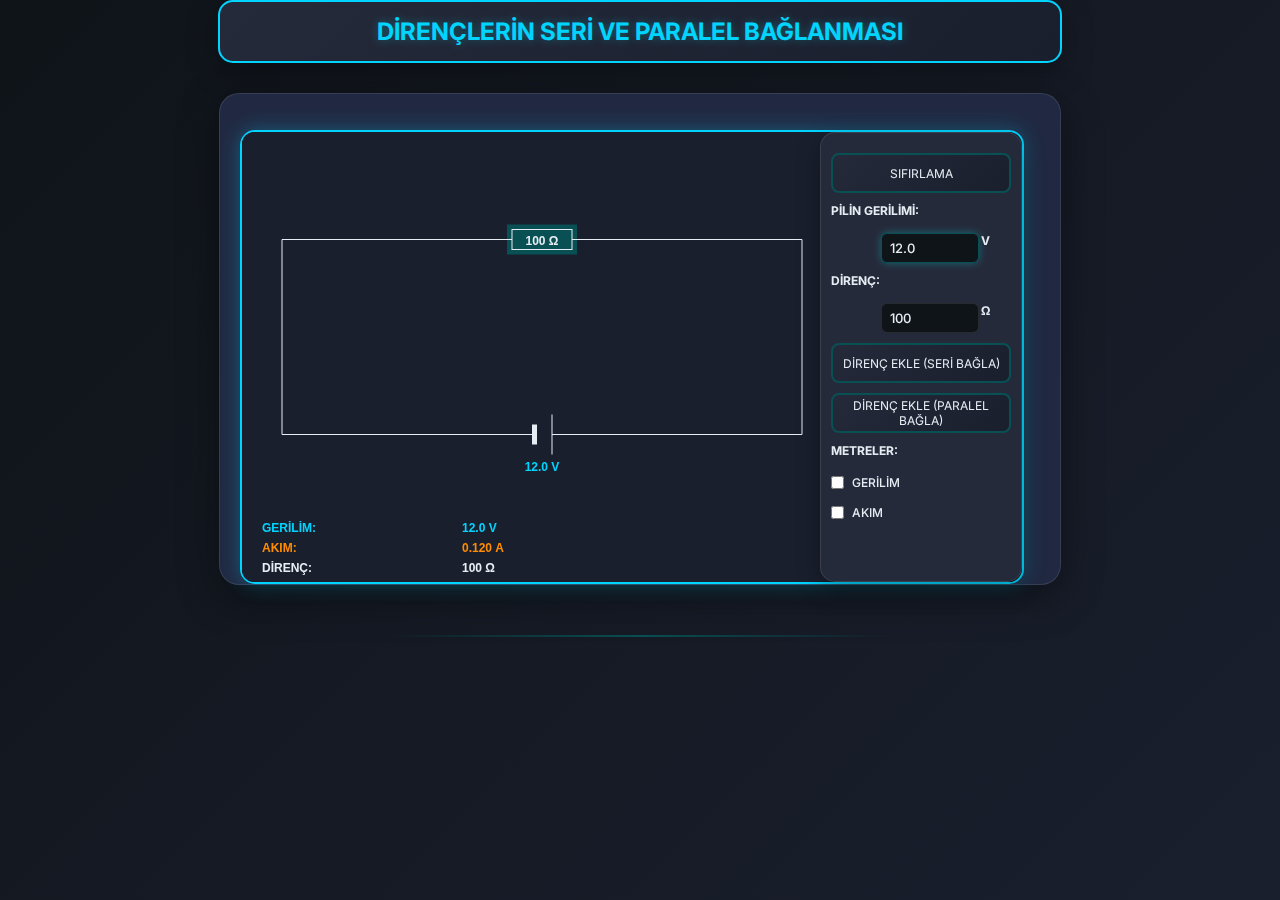
<file: index.html>
<!DOCTYPE HTML>
<html lang="tr">
<head>
    <meta charset="UTF-8">
    <meta name="viewport" content="width=device-width, initial-scale=1.0">
    <link rel="preconnect" href="https://fonts.googleapis.com">
    <link rel="preconnect" href="https://fonts.gstatic.com" crossorigin>
    <link href="https://fonts.googleapis.com/css2?family=Inter:wght@400;500;600;700&display=swap" rel="stylesheet">
	
<title>DİRENÇLERİN SERİ VE PARALEL BAĞLANMASI</title>
<link rel="stylesheet" href="html5/ph/app.css">
<style>
<style>


/* Dark Theme CSS Variables */
:root {
    --bg-primary: #0f1419;
    --bg-secondary: #1a1f2e;
    --bg-tertiary: #252a3a;
    --text-primary: #e6edf3;
    --text-secondary: #8b949e;
    --accent-blue: #00d4ff;
    --accent-cyan: #085053;
    --accent-green: #22c55e;
    --accent-orange: #ff8c00;
    --accent-red: #ef4444;
    --border-color: rgba(255, 255, 255, 0.1);
    --glow-blue: rgba(0, 212, 255, 0.3);
    --glow-cyan: rgba(0, 245, 255, 0.3);
}

body {
    font-family: 'Inter', Arial, Helvetica, sans-serif;
    background: linear-gradient(135deg, var(--bg-primary) 0%, var(--bg-secondary) 100%);
    color: var(--text-primary);
    margin: 0;

    min-height: 100vh;
     overflow: hidden

  
  
 
     
@media screen and (min-width: 769px) {
 
	

body {
  transform: scale(1.5); /* DEĞİŞTİRİLDİ: %150'den (%1.5) %120'ye (%1.2) */
  transform-origin: top center; /* Üst merkeze yerleştirme */
  width: 97.67vw; /* Gerekirse genişlik ayarı */
  overflow: hidden; /* Kaymayı engelle */
 
}

html, body {
  height: 100%;
  overflow: hidden; /* Kayma engellenir */
  margin: 0; /* Varsayılan margin sıfırlanır */
}

}
h1 {
    background: linear-gradient(135deg, var(--bg-tertiary), var(--bg-secondary));
    color: #00d4ff;
    border: 2px solid var(--accent-blue);
    border-radius: 15px;
    padding: 15px 20px;
    text-align: center;
    font-size: 24px;
    font-weight: 700;
    text-shadow: 0 0 10px var(--glow-cyan);
    box-shadow: 0 8px 32px rgba(0, 0, 0, 0.3);
    margin: 0 auto 30px;
	
    max-width: 800px;
}
		
div#total { 
    width: 800px; 
    height: 450px;
    margin: 0 auto;
    background: #212942;
    border-radius: 20px;
    padding: 20px;
    box-shadow: 0 12px 40px rgba(0, 0, 0, 0.4);
    border: 1px solid var(--border-color);
}

div#canvas { 
    width: 780px; 
    height: 450px;
    background: var(--bg-primary);
	bottom : 0px;
    border-radius: 15px;
    border: 2px solid var(--accent-blue);
    box-shadow: 0 0 20px var(--glow-blue);
	
}

div#panel { 
    left: 600px; 
    width: 200px; 
    height: 448px;
	BOTTOM: 2PX;
    background: var(--bg-tertiary);
    border-radius: 15px;
    border: 1px solid var(--border-color);
    box-shadow: 0 8px 24px rgba(0, 0, 0, 0.3);
} 

button { 
    width: 180px;
	height : 50px
    padding: 8px 12px;

    border-radius: 8px;
    font-weight: 400;
    font-size: 12px;
    cursor: pointer;
    transition: all 0.3s ease;
    text-transform: uppercase;
    letter-spacing: 0px;
	line-height : 15px;
}

button:hover {
    transform: translateY(-2px);
	color : #085053;
   
}
.pos1 { 
    left: 10px;
    color: var(--text-primary);
    font-weight: 500;
}

.pos3 { 
    left: 160px;
    color: var(--text-secondary);
}

input[type="text"] { 
    left: 60px; 
    width: 80px;
    background: var(--bg-primary);
    border: 1px solid var(--border-color);
    border-radius: 6px;
    color: var(--text-primary);
    padding: 4px 8px;
    font-size: 13px;
    font-weight: 500;
}

input[type="text"]:focus {
    outline: none;
    border-color: var(--accent-cyan);
    box-shadow: 0 0 8px var(--glow-cyan);
}

input[type="checkbox"] {
    accent-color: var(--accent-cyan);
}

label {
    color: var(--text-primary);
    font-weight: 500;
}

span { 
    white-space: nowrap;
    color: var(--text-primary);
}

/* Canvas styling */
canvas {
    border-radius: 12px;
}

/* Mobil Uyumluluk */
@media screen and (max-width: 768px) {
    body {
        padding: 10px;
        font-size: 14px;
    }
    
    h1 {
        font-size: 18px;
        padding: 10px 15px;
        margin-bottom: 15px;
    }
    
    div#total {
        width: 100%;
        max-width: 100vw;
        height: auto;
        flex-direction: column;
        display: flex;
        padding: 10px;
        box-sizing: border-box;
    }
    
    div#canvas {
        width: 100%;
        height: 250px;
        margin-bottom: 15px;
        position: relative;
    }
    
    canvas {
        width: 100% !important;
        height: 100% !important;
        max-width: 100%;
        object-fit: contain;
    }
    
    div#panel {
        position: relative !important;
        left: 0 !important;
        width: 100% !important;
        height: auto !important;
        padding: 15px;
        box-sizing: border-box;
    }
    
    div#panel > div {
        position: relative !important;
        top: auto !important;
        left: auto !important;
        margin-bottom: 10px;
        display: flex;
        align-items: center;
        flex-wrap: wrap;
    }
    
    button {
        width: 100% !important;
        max-width: 200px;
        padding: 12px;
        font-size: 14px;
        margin: 5px 0;
		button { 

	line-height : 10px;
}
    }
    
    input[type="text"] {
        position: relative !important;
        left: auto !important;
        width: 80px !important;
        margin: 0 10px;
    }
    
    .pos1 {
        position: relative !important;
        left: auto !important;
        margin-right: 10px;
        white-space: nowrap;
    }
    
    .pos3 {
        position: relative !important;
        left: auto !important;
        margin-left: 5px;
    }
    
    input[type="checkbox"] {
        margin-right: 8px;
    }
    
    label {
        margin-left: 5px;
        flex: 1;
    }
}

@media screen and (max-width: 480px) {
    div#total {
        padding: 5px;
    }
    
    div#canvas {
        height: 200px;
    }
    
    button {
        font-size: 12px;
        padding: 10px;
			line-height : 10px;
    }
    
    h1 {
        font-size: 16px;
        padding: 8px 12px;
		
    }
}

</style>
<script src="html5/phen/page_phen.js"></script>
<script src="html5/phen/combinationresistors.js"></script>
<script src="html5/phen/combinationresistors_en.js"></script>
<meta name="description" content="HTML5 app: DİRENÇLERİN SERİ VE PARALEL BAĞLANMASI">

<meta name="keywords" content="physics, electrodynamics, voltage, Volt, current, amperage, Amp&egrave;re, resistance, Ohm">
</head>
<body>
<h1>DİRENÇLERİN SERİ VE PARALEL BAĞLANMASI</h1>
<div id="total">
  <div id="canvas"><canvas id="cv" width=600 height=450>This browser doesn't support HTML5 canvas!</canvas></div>
  <div id="panel">
    <div style="top: 20px;"><button id="bu1" style="background-color: #00ffff;"></button></div>
    <div style="top: 70px;"><span class="pos1" id="ip1a"></span></div>
    <div style="top: 100px;"><input type="text" id="ip1b"><span id="ip1c" class="pos3"></span></div>
    <div style="top: 140px;"><span class="pos1" id="ip2a"></span></div>
    <div style="top: 170px;"><input type="text" id="ip2b"><span id="ip2c" class="pos3"></span></div>
    <div style="top: 210px;"><button id="bu2" style="background-color: #ffc800;"></button></div>
    <div style="top: 260px;"><button id="bu3" style="background-color: #ffc800;"></button></div>
    <div style="top: 310px;"><span class="pos1" id="lb0"></span></div>
    <div style="top: 340px;"><input type="checkbox" id="cb1" name="cb1" value=""><label for="cb1" id="lb1"></label></div>
    <div style="top: 370px;"><input type="checkbox" id="cb2" name="cb2" value=""><label for="cb2" id="lb2"></label></div>
    <div style="top: 410px;"><span class="pos1" id="author"></span></div>
    <div style="top: 430px;"><span class="pos1" id="translator"></span></div> 
  </div>
</div>
<script>endPage("combinationresistors",11,9,2002,18,2,2020);</script>

</html>
</file>
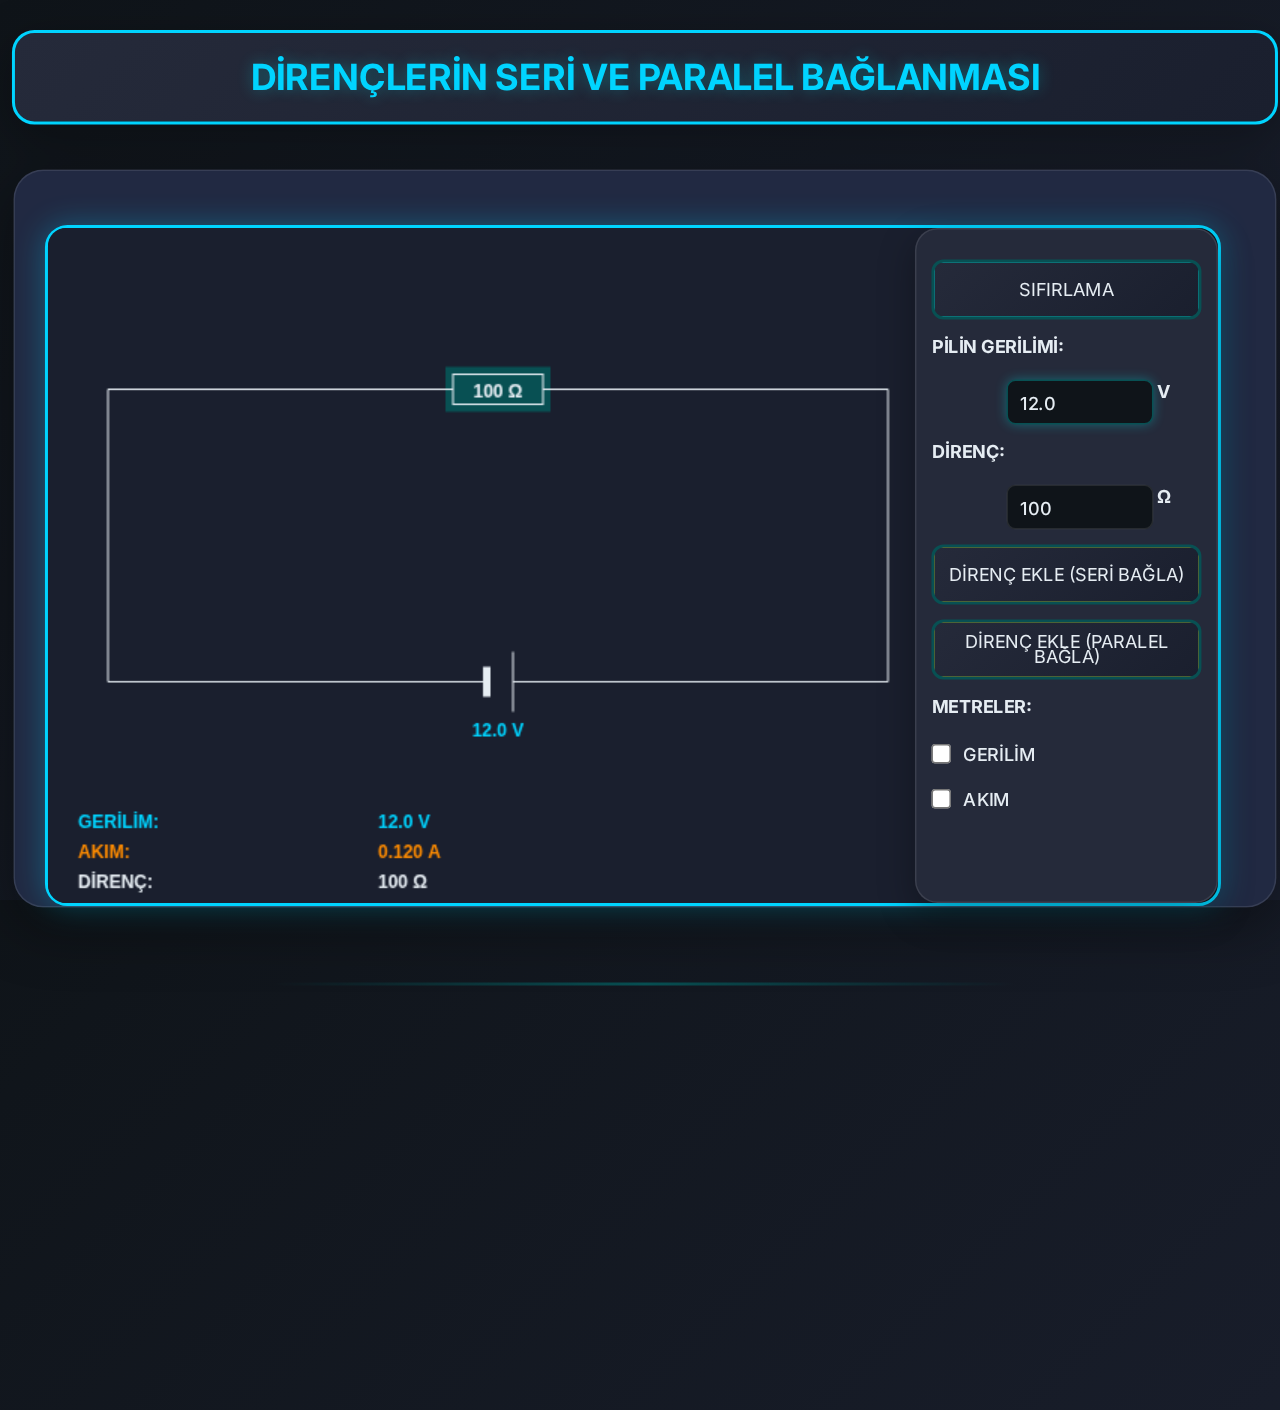
<file: index2.html>
<!DOCTYPE HTML>
<html lang="tr">
<head>
    <meta charset="UTF-8">
    <meta name="viewport" content="width=device-width, initial-scale=1.5">
    <link rel="preconnect" href="https://fonts.googleapis.com">
    <link rel="preconnect" href="https://fonts.gstatic.com" crossorigin>
    <link href="https://fonts.googleapis.com/css2?family=Inter:wght@400;500;600;700&display=swap" rel="stylesheet">
	
<title>DİRENÇLERİN SERİ VE PARALEL BAĞLANMASI</title>
<link rel="stylesheet" href="html5/ph/app.css">
<style>
body {
  transform: scale(1.5);
  transform-origin: top center; /* Üst merkeze yerleştirme */
  width: 97.67vw; /* Gerekirse genişlik ayarı */
  overflow: hidden; /* Kaymayı engelle */
 
}

html, body {
  height: 100%;
  overflow: hidden; /* Kayma engellenir */
  margin: 0; /* Varsayılan margin sıfırlanır */
}
/* Dark Theme CSS Variables */
:root {
    --bg-primary: #0f1419;
    --bg-secondary: #1a1f2e;
    --bg-tertiary: #252a3a;
    --text-primary: #e6edf3;
    --text-secondary: #8b949e;
    --accent-blue: #00d4ff;
    --accent-cyan: #085053;
    --accent-green: #22c55e;
    --accent-orange: #ff8c00;
    --accent-red: #ef4444;
    --border-color: rgba(255, 255, 255, 0.1);
    --glow-blue: rgba(0, 212, 255, 0.3);
    --glow-cyan: rgba(0, 245, 255, 0.3);
}

body {
    font-family: 'Inter', Arial, Helvetica, sans-serif;
    background: linear-gradient(135deg, var(--bg-primary) 0%, var(--bg-secondary) 100%);
    color: var(--text-primary);
    margin: 0;
    padding: 20px;
    min-height: 100vh;
}

h1 {
    background: linear-gradient(135deg, var(--bg-tertiary), var(--bg-secondary));
    color: #00d4ff;
    border: 2px solid var(--accent-blue);
    border-radius: 15px;
    padding: 15px 20px;
    text-align: center;
    font-size: 24px;
    font-weight: 700;
    text-shadow: 0 0 10px var(--glow-cyan);
    box-shadow: 0 8px 32px rgba(0, 0, 0, 0.3);
    margin: 0 auto 30px;
    max-width: 800px;
}
		
div#total { 
    width: 800px; 
    height: 450px;
    margin: 0 auto;
    background: #212942;
    border-radius: 20px;
    padding: 20px;
    box-shadow: 0 12px 40px rgba(0, 0, 0, 0.4);
    border: 1px solid var(--border-color);
}

div#canvas { 
    width: 780px; 
    height: 450px;
    background: var(--bg-primary);
	bottom : 0px;
    border-radius: 15px;
    border: 2px solid var(--accent-blue);
    box-shadow: 0 0 20px var(--glow-blue);
}

div#panel { 
    left: 600px; 
    width: 200px; 
    height: 448px;
	BOTTOM: 2PX;
    background: var(--bg-tertiary);
    border-radius: 15px;
    border: 1px solid var(--border-color);
    box-shadow: 0 8px 24px rgba(0, 0, 0, 0.3);
} 

button { 
    width: 180px;
	height : 50px
    padding: 8px 12px;

    border-radius: 8px;
    font-weight: 400;
    font-size: 12px;
    cursor: pointer;
    transition: all 0.3s ease;
    text-transform: uppercase;
    letter-spacing: 0px;
	line-height : 10px;
}

button:hover {
    transform: translateY(-2px);
	color : #085053;
   
}
.pos1 { 
    left: 10px;
    color: var(--text-primary);
    font-weight: 500;
}

.pos3 { 
    left: 160px;
    color: var(--text-secondary);
}

input[type="text"] { 
    left: 60px; 
    width: 80px;
    background: var(--bg-primary);
    border: 1px solid var(--border-color);
    border-radius: 6px;
    color: var(--text-primary);
    padding: 4px 8px;
    font-size: 12px;
    font-weight: 500;
}

input[type="text"]:focus {
    outline: none;
    border-color: var(--accent-cyan);
    box-shadow: 0 0 8px var(--glow-cyan);
}

input[type="checkbox"] {
    accent-color: var(--accent-cyan);
}

label {
    color: var(--text-primary);
    font-weight: 500;
}

span { 
    white-space: nowrap;
    color: var(--text-primary);
}

/* Canvas styling */
canvas {
    border-radius: 12px;
}

/* Mobil Uyumluluk */
@media screen and (max-width: 768px) {
    body {
        padding: 10px;
        font-size: 14px;
    }
    
    h1 {
        font-size: 18px;
        padding: 10px 15px;
        margin-bottom: 15px;
    }
    
    div#total {
        width: 100%;
        max-width: 100vw;
        height: auto;
        flex-direction: column;
        display: flex;
        padding: 10px;
        box-sizing: border-box;
    }
    
    div#canvas {
        width: 100%;
        height: 250px;
        margin-bottom: 15px;
        position: relative;
    }
    
    canvas {
        width: 100% !important;
        height: 100% !important;
        max-width: 100%;
        object-fit: contain;
    }
    
    div#panel {
        position: relative !important;
        left: 0 !important;
        width: 100% !important;
        height: auto !important;
        padding: 15px;
        box-sizing: border-box;
    }
    
    div#panel > div {
        position: relative !important;
        top: auto !important;
        left: auto !important;
        margin-bottom: 10px;
        display: flex;
        align-items: center;
        flex-wrap: wrap;
    }
    
    button {
        width: 100% !important;
        max-width: 200px;
        padding: 12px;
        font-size: 14px;
        margin: 5px 0;
    }
    
    input[type="text"] {
        position: relative !important;
        left: auto !important;
        width: 80px !important;
        margin: 0 10px;
    }
    
    .pos1 {
        position: relative !important;
        left: auto !important;
        margin-right: 10px;
        white-space: nowrap;
    }
    
    .pos3 {
        position: relative !important;
        left: auto !important;
        margin-left: 5px;
    }
    
    input[type="checkbox"] {
        margin-right: 8px;
    }
    
    label {
        margin-left: 5px;
        flex: 1;
    }
}

@media screen and (max-width: 480px) {
    div#total {
        padding: 5px;
    }
    
    div#canvas {
        height: 200px;
    }
    
    button {
        font-size: 12px;
        padding: 10px;
    }
    
    h1 {
        font-size: 16px;
        padding: 8px 12px;
    }
}

</style>
<script src="html5/phen/page_phen.js"></script>
<script src="html5/phen/combinationresistors.js"></script>
<script src="html5/phen/combinationresistors_en.js"></script>
<meta name="description" content="HTML5 app: DİRENÇLERİN SERİ VE PARALEL BAĞLANMASI">

<meta name="keywords" content="physics, electrodynamics, voltage, Volt, current, amperage, Amp&egrave;re, resistance, Ohm">
</head>
<body>
<h1>DİRENÇLERİN SERİ VE PARALEL BAĞLANMASI</h1>
<div id="total">
  <div id="canvas"><canvas id="cv" width=600 height=450>This browser doesn't support HTML5 canvas!</canvas></div>
  <div id="panel">
    <div style="top: 20px;"><button id="bu1" style="background-color: #00ffff;"></button></div>
    <div style="top: 70px;"><span class="pos1" id="ip1a"></span></div>
    <div style="top: 100px;"><input type="text" id="ip1b"><span id="ip1c" class="pos3"></span></div>
    <div style="top: 140px;"><span class="pos1" id="ip2a"></span></div>
    <div style="top: 170px;"><input type="text" id="ip2b"><span id="ip2c" class="pos3"></span></div>
    <div style="top: 210px;"><button id="bu2" style="background-color: #ffc800;"></button></div>
    <div style="top: 260px;"><button id="bu3" style="background-color: #ffc800;"></button></div>
    <div style="top: 310px;"><span class="pos1" id="lb0"></span></div>
    <div style="top: 340px;"><input type="checkbox" id="cb1" name="cb1" value=""><label for="cb1" id="lb1"></label></div>
    <div style="top: 370px;"><input type="checkbox" id="cb2" name="cb2" value=""><label for="cb2" id="lb2"></label></div>
    <div style="top: 410px;"><span class="pos1" id="author"></span></div>
    <div style="top: 430px;"><span class="pos1" id="translator"></span></div> 
  </div>
</div>
<script>endPage("combinationresistors",11,9,2002,18,2,2020);</script>

</html>
</file>
<file: html5/ph/app.css>
/*==========================================*/
/* Dark Theme Stylesheet für HTML5-App     */
/* Modernized with Dark Theme - 2025       */
/*==========================================*/

/* Das Stylesheet für normale Seiten (page.css) wird nachgeladen. */

@import url(page.css);

/* CSS Variables für Dark Theme */
:root {
  --bg-primary: #0f1419;
  --bg-secondary: #1a1f2e;
  --bg-tertiary: #252a3a;
  --text-primary: #e6edf3;
  --text-secondary: #8b949e;
  --accent-blue: #00d4ff;
  --accent-cyan: #085053;
  --accent-green: #22c55e;
  --accent-orange: #ff8c00;
  --accent-red: #ef4444;
  --border-color: rgba(255, 255, 255, 0.1);
  --glow-blue: rgba(0, 212, 255, 0.3);
  --glow-cyan: rgba(0, 245, 255, 0.3);
}

/* Schaltknopf */
  
button {
  height: 40px;       
  border-radius: 8px;
  border: 2px solid var(--accent-cyan);
  background: linear-gradient(135deg, var(--bg-tertiary), var(--bg-secondary));
  color: var(--text-primary);
  margin-left: 10px;
  font: bold 12px 'Inter', sans-serif;
  cursor: pointer;
  transition: all 0.3s ease;
  text-transform: uppercase;
  letter-spacing: 0.5px;
  line-height : 1px;!important
  } 

button:hover {
  background: linear-gradient(135deg, var(--accent-cyan), var(--accent-blue));
  color: var(--bg-primary);
  transform: translateY(-2px);
  box-shadow: 0 6px 20px var(--glow-cyan);
}

/* Gesamte App */
   
div#total {
  position: relative;
  margin: 20px auto 20px;
  background: var(--bg-secondary);
  border-radius: 20px;
  padding: 20px;
  box-shadow: 0 12px 40px rgba(0, 0, 0, 0.4);
  border: 1px solid var(--border-color);
  }
  
/* Zeichenfläche */

div#canvas {
  position: absolute;
  background: var(--bg-primary);
  border: 2px solid var(--accent-blue);
  border-radius: 15px;
  box-shadow: 0 0 20px var(--glow-blue);
  }
  
/* Schaltfläche */
  
div#panel, div#panel1, div#panel2 {
  position: absolute;
  background: var(--bg-tertiary);
  border: 1px solid var(--border-color);
  border-radius: 15px;
  font: bold 12px 'Inter', sans-serif;
  color: var(--text-primary);
  box-shadow: 0 8px 24px rgba(0, 0, 0, 0.3);
  }
  
/* Zeile einer Schaltfläche */
  
div#panel div , div#panel1 div, div#panel2 div {
  position: absolute;
  }
  
/* Optionsfeld */

input[type="checkbox"] {
  margin-left: 10px;
  border-radius: 4px;
  accent-color: var(--accent-cyan);
  }
  
/* Radiobutton */

input[type="radio"] {
  margin-left: 10px;
  accent-color: var(--accent-cyan);
  }
  
/* Schieberegler */

input[type="range"] {
  position: absolute;
  left: 10px;
  accent-color: var(--accent-cyan);
  }
  
/* Eingabefeld */

input[type="text"] {
  position: absolute;
  padding: 4px 8px;
  height: 20px;
  border-radius: 6px;
  border: 1px solid var(--border-color);
  background: var(--bg-primary);
  color: var(--text-primary);
  font: bold 12px 'Inter', sans-serif;
  transition: all 0.3s ease;
  } 

input[type="text"]:focus {
  outline: none;
  border-color: var(--accent-cyan);
  box-shadow: 0 0 8px var(--glow-cyan);
}
  
/* Text für Optionsfeld oder Radiobutton */
  
label {
  margin-left: 5px;
  vertical-align: 2px;
  color: var(--text-primary);
  font-weight: 500;
  }
  
/* Auswahlfeld */

select {
  position: absolute;
  top: -3px;
  left: 10px;
  height: 24px;
  border-radius: 6px;
  border: 1px solid var(--border-color);
  font: bold 12px 'Inter', sans-serif;
  background: var(--bg-primary);
  color: var(--text-primary);
  } 
  
/* Inline-Element (span) innerhalb einer Schaltfläche */
  
div#panel span, div#panel1 span, div#panel2 span {
  position: absolute;
  white-space: nowrap;
  font: bold 12px 'Inter', sans-serif;
  color: var(--text-primary);
  }
  
/* Textbereich */

textarea {
  position: absolute;
  padding: 8px;
  left: 10px;
  border-radius: 8px;
  border: 1px solid var(--border-color);
  background: var(--bg-primary);
  color: var(--text-primary);
  font: bold 12px 'Inter', sans-serif;
  line-height: 1.25;
  }
</file>
